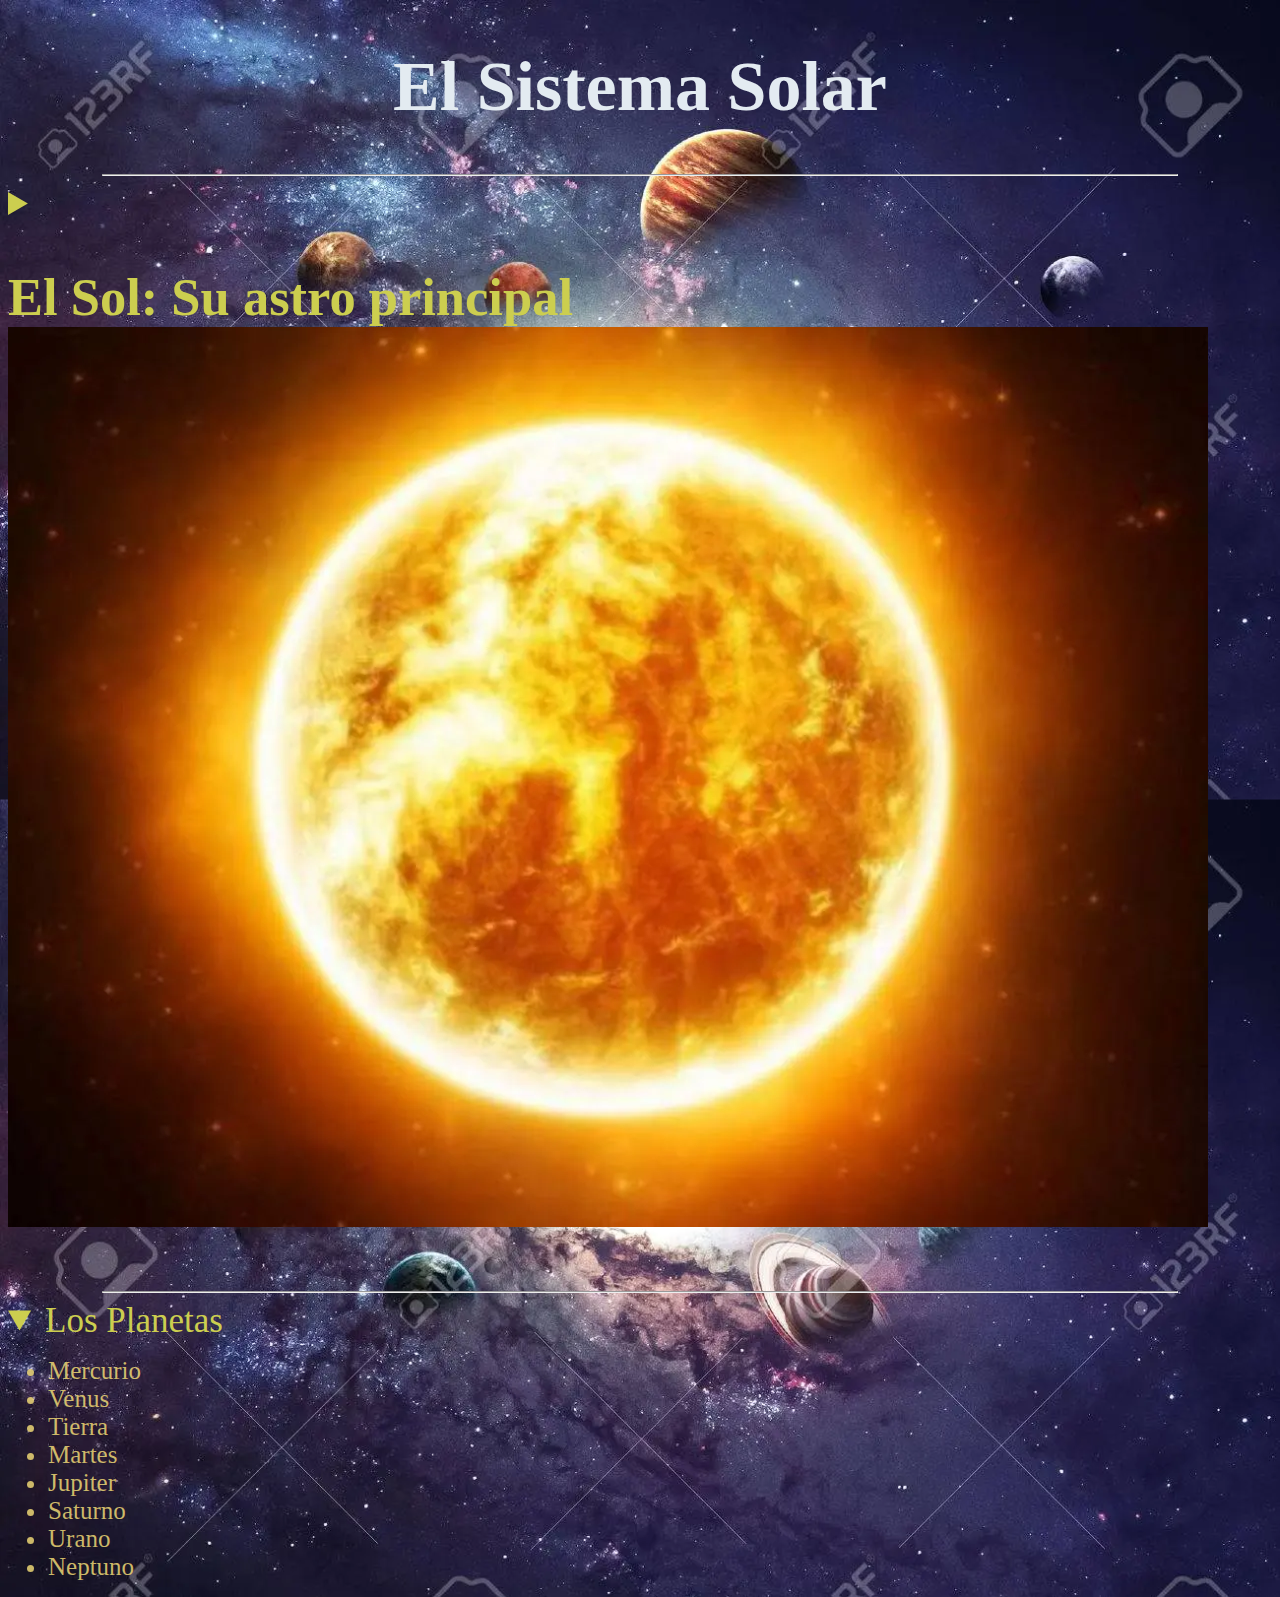
<file: index.html>
<!DOCTYPE html>
<html lang="es">
<head>

<title>Ejercicio 6</title>
<meta charset="UTF-8">
<meta http-equiv="X-UA-Compatible" content="IE-Edge">
<meta name="viewPort" content="width=device-width,initial-scale=1.0">
<link rel="stylesheet" href="principal.css">
</head>
<body>
<h1>El Sistema Solar</h1>
<hr>   

<details><Summary><h2>El Sol: Su astro principal<img src="sol.jpg"></h2></Summary>

<div class="Sol"><ul><p>El Sol es una estrella de tipo-G de la secuencia principal y clase de luminosidad V que se encuentra en el centro del sistema solar y constituye la mayor fuente de radiación electromagnética de este sistema planetario.</p>
</ul>
</div></details>
<hr>
<details open><summary>Los Planetas</summary>
<ul>
<li>Mercurio</li>
<li>Venus</li>
<li>Tierra</li>
<li>Martes</li>
<li>Jupiter</li>
<li>Saturno</li>
<li>Urano</li>
<li>Neptuno</li>

</ul>
</details>

</div>
</body>
</html>
</file>
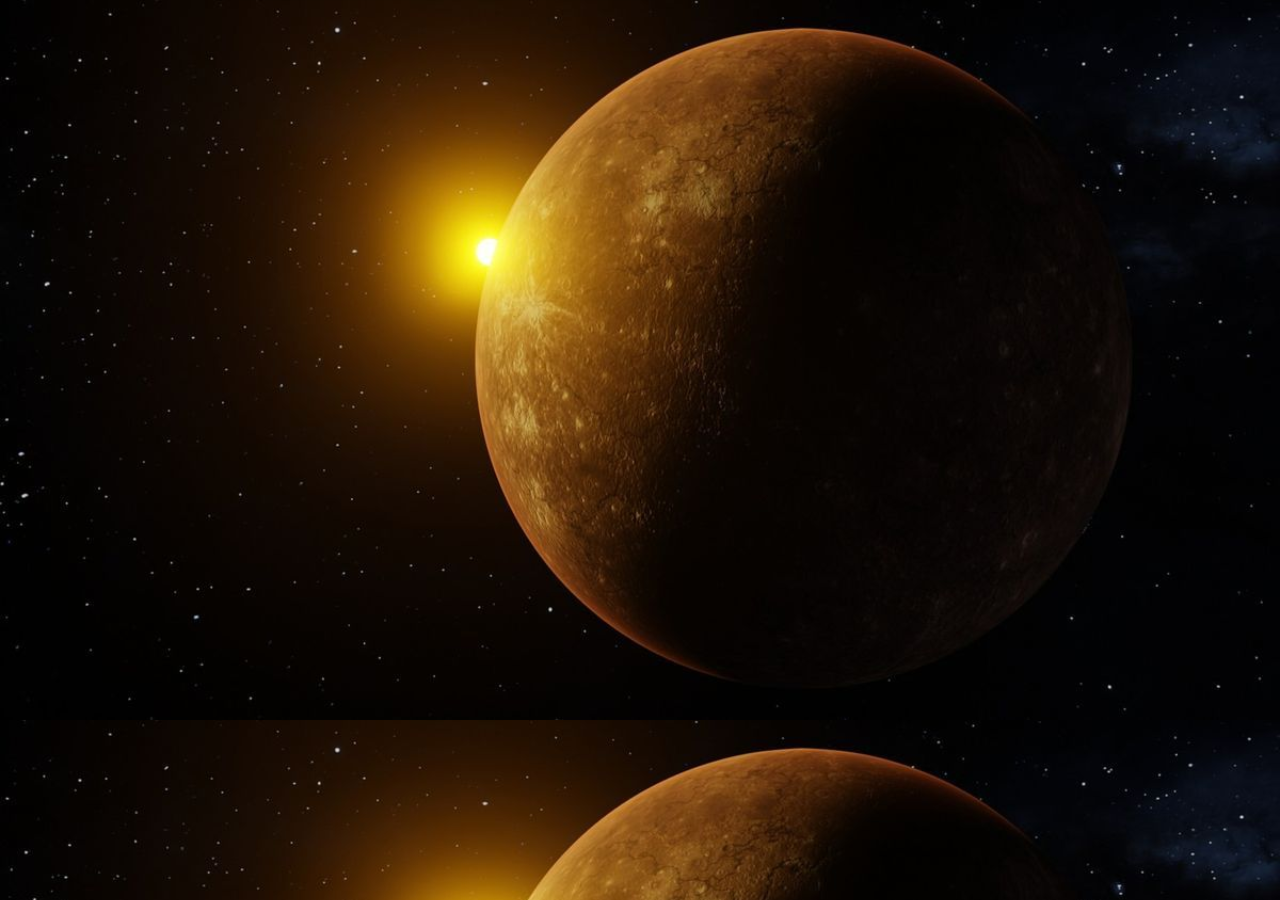
<file: Mercurio/Mercurio.html>
<!DOCTYPE html>
<html lang="es">

<head>
    <meta charset="UTF-8">
    <meta http-equiv="X-UA-Compatible" content="IE-Edge">
    <meta name="viewPort" content="width=device-width,initial-scale=1.0">
    <link rel="stylesheet" href="mercurio.css">

</head>

<body>




    
</body>





</html>
</file>
<file: principal.css>
body{
background-image: url(fondo.jpg);
background-size: 100%;

}
h1{text-align: center;
    font-family: Snap ITC;
    font-size: 70px;
    color:rgb(227, 235, 241);
}
.Sol{font-size: 50px;
    font-family: Blackadder ITC;
    color:rgba(105, 212, 72, 0.829);
image-resolution: 50%;

}


summary{font-size: 35px;
    font-family: Algerian;
    color:rgb(204, 206, 79);
}

li{ font-size: 25px;
    color:rgba(238, 216, 117, 0.842);

}
hr{width: 85%;

}
</file>
<file: Mercurio/mercurio.css>
body{background-image: url(mercurio\ 1.jpg);
    background-size: 100%;


}
</file>
